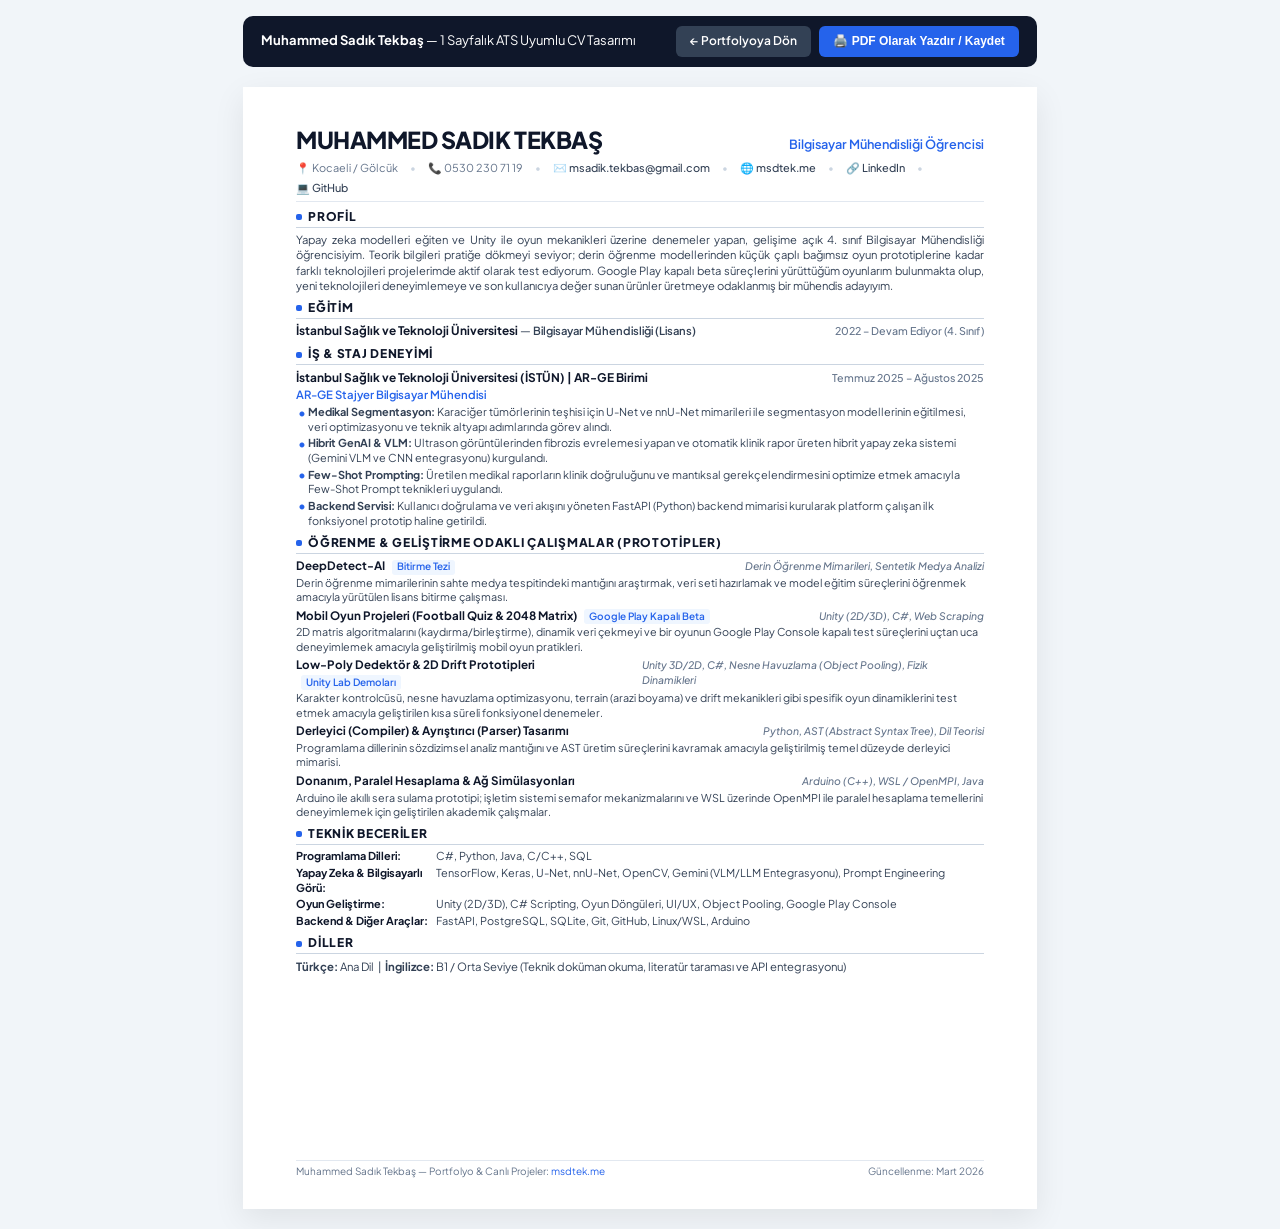
<file: cv.html>
<!DOCTYPE html>
<html lang="tr">
<head>
  <meta charset="UTF-8">
  <meta name="viewport" content="width=device-width, initial-scale=1.0">
  <title>Muhammed Sadık Tekbaş - CV</title>
  <link rel="preconnect" href="https://fonts.googleapis.com">
  <link rel="preconnect" href="https://fonts.gstatic.com" crossorigin>
  <link href="https://fonts.googleapis.com/css2?family=Plus+Jakarta+Sans:wght@400;500;600;700;800&display=swap" rel="stylesheet">
  <style>
    :root {
      --ink-primary: #0f172a;
      --ink-secondary: #334155;
      --ink-muted: #64748b;
      --accent: #2563eb;
      --accent-light: #eff6ff;
      --border: #e2e8f0;
      --bg: #ffffff;
    }

    @page {
      size: A4 portrait;
      margin: 0;
    }

    * {
      box-sizing: border-box;
      margin: 0;
      padding: 0;
      -webkit-print-color-adjust: exact;
      print-color-adjust: exact;
    }

    body {
      font-family: 'Plus Jakarta Sans', -apple-system, BlinkMacSystemFont, "Segoe UI", Roboto, sans-serif;
      color: var(--ink-secondary);
      background-color: #f1f5f9;
      line-height: 1.38;
      font-size: 9pt;
    }

    /* CV Container */
    .page {
      width: 210mm;
      height: 297mm;
      max-height: 297mm;
      margin: 20px auto;
      padding: 10mm 14mm 8mm 14mm;
      background: var(--bg);
      box-shadow: 0 10px 30px rgba(0, 0, 0, 0.08);
      box-sizing: border-box;
      position: relative;
      display: flex;
      flex-direction: column;
      justify-content: space-between;
      overflow: hidden;
    }

    @media print {
      body {
        background: transparent;
      }
      .page {
        margin: 0;
        box-shadow: none;
        width: 210mm;
        height: 297mm;
        max-height: 297mm;
        padding: 9mm 13mm 7mm 13mm;
        overflow: hidden;
      }
      .no-print {
        display: none !important;
      }
    }

    /* Floating action toolbar for browser preview */
    .toolbar {
      max-width: 210mm;
      margin: 16px auto 0 auto;
      display: flex;
      justify-content: space-between;
      align-items: center;
      background: #0f172a;
      color: #fff;
      padding: 10px 18px;
      border-radius: 10px;
      font-size: 13px;
    }
    .toolbar a, .toolbar button {
      background: #2563eb;
      color: white;
      border: none;
      padding: 7px 14px;
      border-radius: 6px;
      font-size: 12px;
      font-weight: 600;
      cursor: pointer;
      text-decoration: none;
      display: inline-flex;
      align-items: center;
      gap: 6px;
    }
    .toolbar a:hover, .toolbar button:hover {
      background: #1d4ed8;
    }

    /* Header */
    header {
      border-bottom: 1.5px solid var(--border);
      padding-bottom: 6px;
      margin-bottom: 7px;
    }

    .name-title {
      display: flex;
      justify-content: space-between;
      align-items: baseline;
      margin-bottom: 3px;
    }

    h1 {
      font-size: 17.5pt;
      font-weight: 800;
      color: var(--ink-primary);
      letter-spacing: -0.02em;
    }

    .title-sub {
      font-size: 9.5pt;
      font-weight: 600;
      color: var(--accent);
    }

    .contact-row {
      display: flex;
      flex-wrap: wrap;
      gap: 5px 12px;
      font-size: 8.2pt;
      color: var(--ink-muted);
      align-items: center;
    }

    .contact-row a {
      color: var(--ink-secondary);
      text-decoration: none;
      font-weight: 500;
      transition: color 0.15s;
    }
    .contact-row a:hover {
      color: var(--accent);
      text-decoration: underline;
    }
    .contact-row span.sep {
      color: #cbd5e1;
    }

    /* Section Headings */
    .section {
      margin-bottom: 6.5px;
    }

    .section-title {
      font-size: 9pt;
      font-weight: 800;
      color: var(--ink-primary);
      text-transform: uppercase;
      letter-spacing: 0.06em;
      border-bottom: 1.2px solid #cbd5e1;
      padding-bottom: 1.5px;
      margin-bottom: 4.5px;
      display: flex;
      align-items: center;
      gap: 6px;
    }

    .section-title::before {
      content: "";
      display: inline-block;
      width: 6px;
      height: 6px;
      background: var(--accent);
      border-radius: 2px;
    }

    /* Summary Text */
    .summary-text {
      font-size: 8.4pt;
      color: var(--ink-secondary);
      line-height: 1.36;
      text-align: justify;
    }

    /* Experience & Education Item */
    .item {
      margin-bottom: 4px;
    }
    .item:last-child {
      margin-bottom: 0;
    }

    .item-header {
      display: flex;
      justify-content: space-between;
      align-items: baseline;
      margin-bottom: 1px;
    }

    .item-title {
      font-size: 8.9pt;
      font-weight: 700;
      color: var(--ink-primary);
    }

    .item-subtitle {
      font-size: 8.4pt;
      font-weight: 600;
      color: var(--ink-secondary);
    }

    .item-date {
      font-size: 8pt;
      color: var(--ink-muted);
      font-weight: 500;
      white-space: nowrap;
    }

    /* Bullet Points */
    ul.bullets {
      list-style: none;
      padding-left: 0;
      margin-top: 2px;
    }

    ul.bullets li {
      position: relative;
      padding-left: 12px;
      font-size: 8.2pt;
      line-height: 1.34;
      margin-bottom: 2px;
      color: var(--ink-secondary);
    }

    ul.bullets li::before {
      content: "•";
      position: absolute;
      left: 2px;
      top: -0.5px;
      color: var(--accent);
      font-weight: 800;
      font-size: 8.5pt;
    }

    /* Projects Grid / Compact list */
    .project-entry {
      margin-bottom: 3.5px;
    }
    .project-entry:last-child {
      margin-bottom: 0;
    }

    .project-header {
      display: flex;
      justify-content: space-between;
      align-items: baseline;
    }

    .project-name {
      font-size: 8.7pt;
      font-weight: 700;
      color: var(--ink-primary);
    }

    .project-tag {
      font-size: 7.5pt;
      font-weight: 600;
      background: var(--accent-light);
      color: var(--accent);
      padding: 0.5px 5px;
      border-radius: 3px;
      display: inline-block;
      margin-left: 5px;
    }

    .project-tech {
      font-size: 7.8pt;
      color: var(--ink-muted);
      font-weight: 500;
      font-style: italic;
    }

    .project-desc {
      font-size: 8.1pt;
      color: var(--ink-secondary);
      line-height: 1.32;
      margin-top: 1px;
    }

    /* Skills Table/List */
    .skills-grid {
      display: grid;
      grid-template-columns: 1fr;
      gap: 2.5px;
      font-size: 8.2pt;
    }

    .skill-row {
      display: flex;
      line-height: 1.32;
    }

    .skill-category {
      font-weight: 700;
      color: var(--ink-primary);
      width: 140px;
      flex-shrink: 0;
    }

    .skill-names {
      color: var(--ink-secondary);
      flex: 1;
    }

    /* Footer info */
    .cv-footer {
      display: flex;
      justify-content: space-between;
      border-top: 1px solid var(--border);
      padding-top: 4px;
      margin-top: 3px;
      font-size: 7.5pt;
      color: var(--ink-muted);
    }
  </style>
</head>
<body>

  <!-- Screen Toolbar -->
  <div class="toolbar no-print">
    <div><strong>Muhammed Sadık Tekbaş</strong> — 1 Sayfalık ATS Uyumlu CV Tasarımı</div>
    <div style="display: flex; gap: 8px;">
      <a href="index.html" style="background: #334155;">← Portfolyoya Dön</a>
      <button onclick="window.print()">🖨️ PDF Olarak Yazdır / Kaydet</button>
    </div>
  </div>

  <!-- A4 Single-Page CV Sheet -->
  <div class="page">
    <div>
      <!-- Header -->
      <header>
        <div class="name-title">
          <h1>MUHAMMED SADIK TEKBAŞ</h1>
          <span class="title-sub">Bilgisayar Mühendisliği Öğrencisi</span>
        </div>
        <div class="contact-row">
          <span>📍 Kocaeli / Gölcük</span>
          <span class="sep">•</span>
          <span>📞 0530 230 71 19</span>
          <span class="sep">•</span>
          <span>✉️ <a href="mailto:msadik.tekbas@gmail.com">msadik.tekbas@gmail.com</a></span>
          <span class="sep">•</span>
          <span>🌐 <a href="https://msdtek.me" target="_blank">msdtek.me</a></span>
          <span class="sep">•</span>
          <span>🔗 <a href="https://linkedin.com/in/muhammed-sadık-tekbaş-4314b9359" target="_blank">LinkedIn</a></span>
          <span class="sep">•</span>
          <span>💻 <a href="https://github.com/Msdtek" target="_blank">GitHub</a></span>
        </div>
      </header>

      <!-- Profil / Özet -->
      <section class="section">
        <h2 class="section-title">Profil</h2>
        <p class="summary-text">
          Yapay zeka modelleri eğiten ve Unity ile oyun mekanikleri üzerine denemeler yapan, gelişime açık 4. sınıf Bilgisayar Mühendisliği öğrencisiyim. Teorik bilgileri pratiğe dökmeyi seviyor; derin öğrenme modellerinden küçük çaplı bağımsız oyun prototiplerine kadar farklı teknolojileri projelerimde aktif olarak test ediyorum. Google Play kapalı beta süreçlerini yürüttüğüm oyunlarım bulunmakta olup, yeni teknolojileri deneyimlemeye ve son kullanıcıya değer sunan ürünler üretmeye odaklanmış bir mühendis adayıyım.
        </p>
      </section>

      <!-- Eğitim -->
      <section class="section">
        <h2 class="section-title">Eğitim</h2>
        <div class="item">
          <div class="item-header">
            <div>
              <span class="item-title">İstanbul Sağlık ve Teknoloji Üniversitesi</span> — <span class="item-subtitle">Bilgisayar Mühendisliği (Lisans)</span>
            </div>
            <span class="item-date">2022 – Devam Ediyor (4. Sınıf)</span>
          </div>
        </div>
      </section>

      <!-- Deneyim -->
      <section class="section">
        <h2 class="section-title">İş & Staj Deneyimi</h2>
        <div class="item">
          <div class="item-header">
            <div>
              <span class="item-title">İstanbul Sağlık ve Teknoloji Üniversitesi (İSTÜN) | AR-GE Birimi</span>
            </div>
            <span class="item-date">Temmuz 2025 – Ağustos 2025</span>
          </div>
          <div class="item-subtitle" style="font-size: 8.5pt; color: var(--accent); margin-bottom: 2px;">AR-GE Stajyer Bilgisayar Mühendisi</div>
          <ul class="bullets">
            <li><strong>Medikal Segmentasyon:</strong> Karaciğer tümörlerinin teşhisi için U-Net ve nnU-Net mimarileri ile segmentasyon modellerinin eğitilmesi, veri optimizasyonu ve teknik altyapı adımlarında görev alındı.</li>
            <li><strong>Hibrit GenAI & VLM:</strong> Ultrason görüntülerinden fibrozis evrelemesi yapan ve otomatik klinik rapor üreten hibrit yapay zeka sistemi (Gemini VLM ve CNN entegrasyonu) kurgulandı.</li>
            <li><strong>Few-Shot Prompting:</strong> Üretilen medikal raporların klinik doğruluğunu ve mantıksal gerekçelendirmesini optimize etmek amacıyla Few-Shot Prompt teknikleri uygulandı.</li>
            <li><strong>Backend Servisi:</strong> Kullanıcı doğrulama ve veri akışını yöneten FastAPI (Python) backend mimarisi kurularak platform çalışan ilk fonksiyonel prototip haline getirildi.</li>
          </ul>
        </div>
      </section>

      <!-- Projeler & Deneme Çalışmaları -->
      <section class="section">
        <h2 class="section-title">Öğrenme & Geliştirme Odaklı Çalışmalar (Prototipler)</h2>

        <!-- Proje 1: DeepDetect-AI -->
        <div class="project-entry">
          <div class="project-header">
            <div>
              <span class="project-name">DeepDetect-AI</span>
              <span class="project-tag">Bitirme Tezi</span>
            </div>
            <span class="project-tech">Derin Öğrenme Mimarileri, Sentetik Medya Analizi</span>
          </div>
          <p class="project-desc">
            Derin öğrenme mimarilerinin sahte medya tespitindeki mantığını araştırmak, veri seti hazırlamak ve model eğitim süreçlerini öğrenmek amacıyla yürütülen lisans bitirme çalışması.
          </p>
        </div>

        <!-- Proje 2: Mobil Oyunlar (Kapalı Beta) -->
        <div class="project-entry">
          <div class="project-header">
            <div>
              <span class="project-name">Mobil Oyun Projeleri (Football Quiz & 2048 Matrix)</span>
              <span class="project-tag">Google Play Kapalı Beta</span>
            </div>
            <span class="project-tech">Unity (2D/3D), C#, Web Scraping</span>
          </div>
          <p class="project-desc">
            2D matris algoritmalarını (kaydırma/birleştirme), dinamik veri çekmeyi ve bir oyunun Google Play Console kapalı test süreçlerini uçtan uca deneyimlemek amacıyla geliştirilmiş mobil oyun pratikleri.
          </p>
        </div>

        <!-- Proje 3: Unity Oyun Mekaniği Prototipleri -->
        <div class="project-entry">
          <div class="project-header">
            <div>
              <span class="project-name">Low-Poly Dedektör & 2D Drift Prototipleri</span>
              <span class="project-tag">Unity Lab Demoları</span>
            </div>
            <span class="project-tech">Unity 3D/2D, C#, Nesne Havuzlama (Object Pooling), Fizik Dinamikleri</span>
          </div>
          <p class="project-desc">
            Karakter kontrolcüsü, nesne havuzlama optimizasyonu, terrain (arazi boyama) ve drift mekanikleri gibi spesifik oyun dinamiklerini test etmek amacıyla geliştirilen kısa süreli fonksiyonel denemeler.
          </p>
        </div>

        <!-- Proje 4: Derleyici & Ayrıştırıcı -->
        <div class="project-entry">
          <div class="project-header">
            <div>
              <span class="project-name">Derleyici (Compiler) & Ayrıştırıcı (Parser) Tasarımı</span>
            </div>
            <span class="project-tech">Python, AST (Abstract Syntax Tree), Dil Teorisi</span>
          </div>
          <p class="project-desc">
            Programlama dillerinin sözdizimsel analiz mantığını ve AST üretim süreçlerini kavramak amacıyla geliştirilmiş temel düzeyde derleyici mimarisi.
          </p>
        </div>

        <!-- Proje 5: Donanım ve Ağ Simülasyonları -->
        <div class="project-entry">
          <div class="project-header">
            <div>
              <span class="project-name">Donanım, Paralel Hesaplama & Ağ Simülasyonları</span>
            </div>
            <span class="project-tech">Arduino (C++), WSL / OpenMPI, Java</span>
          </div>
          <p class="project-desc">
            Arduino ile akıllı sera sulama prototipi; işletim sistemi semafor mekanizmalarını ve WSL üzerinde OpenMPI ile paralel hesaplama temellerini deneyimlemek için geliştirilen akademik çalışmalar.
          </p>
        </div>
      </section>

      <!-- Teknolojiler & Beceriler -->
      <section class="section">
        <h2 class="section-title">Teknik Beceriler</h2>
        <div class="skills-grid">
          <div class="skill-row">
            <span class="skill-category">Programlama Dilleri:</span>
            <span class="skill-names">C#, Python, Java, C/C++, SQL</span>
          </div>
          <div class="skill-row">
            <span class="skill-category">Yapay Zeka & Bilgisayarlı Görü:</span>
            <span class="skill-names">TensorFlow, Keras, U-Net, nnU-Net, OpenCV, Gemini (VLM/LLM Entegrasyonu), Prompt Engineering</span>
          </div>
          <div class="skill-row">
            <span class="skill-category">Oyun Geliştirme:</span>
            <span class="skill-names">Unity (2D/3D), C# Scripting, Oyun Döngüleri, UI/UX, Object Pooling, Google Play Console</span>
          </div>
          <div class="skill-row">
            <span class="skill-category">Backend & Diğer Araçlar:</span>
            <span class="skill-names">FastAPI, PostgreSQL, SQLite, Git, GitHub, Linux/WSL, Arduino</span>
          </div>
        </div>
      </section>

      <!-- Diller -->
      <section class="section" style="margin-bottom: 0;">
        <h2 class="section-title">Diller</h2>
        <div style="font-size: 8.5pt;">
          <strong>Türkçe:</strong> Ana Dil &nbsp;|&nbsp; <strong>İngilizce:</strong> B1 / Orta Seviye (Teknik doküman okuma, literatür taraması ve API entegrasyonu)
        </div>
      </section>
    </div>

    <!-- Alt Bilgi -->
    <div class="cv-footer">
      <span>Muhammed Sadık Tekbaş — Portfolyo & Canlı Projeler: <a href="https://msdtek.me" style="color: var(--accent); text-decoration: none;">msdtek.me</a></span>
      <span>Güncellenme: Mart 2026</span>
    </div>
  </div>

</body>
</html>
</file>
